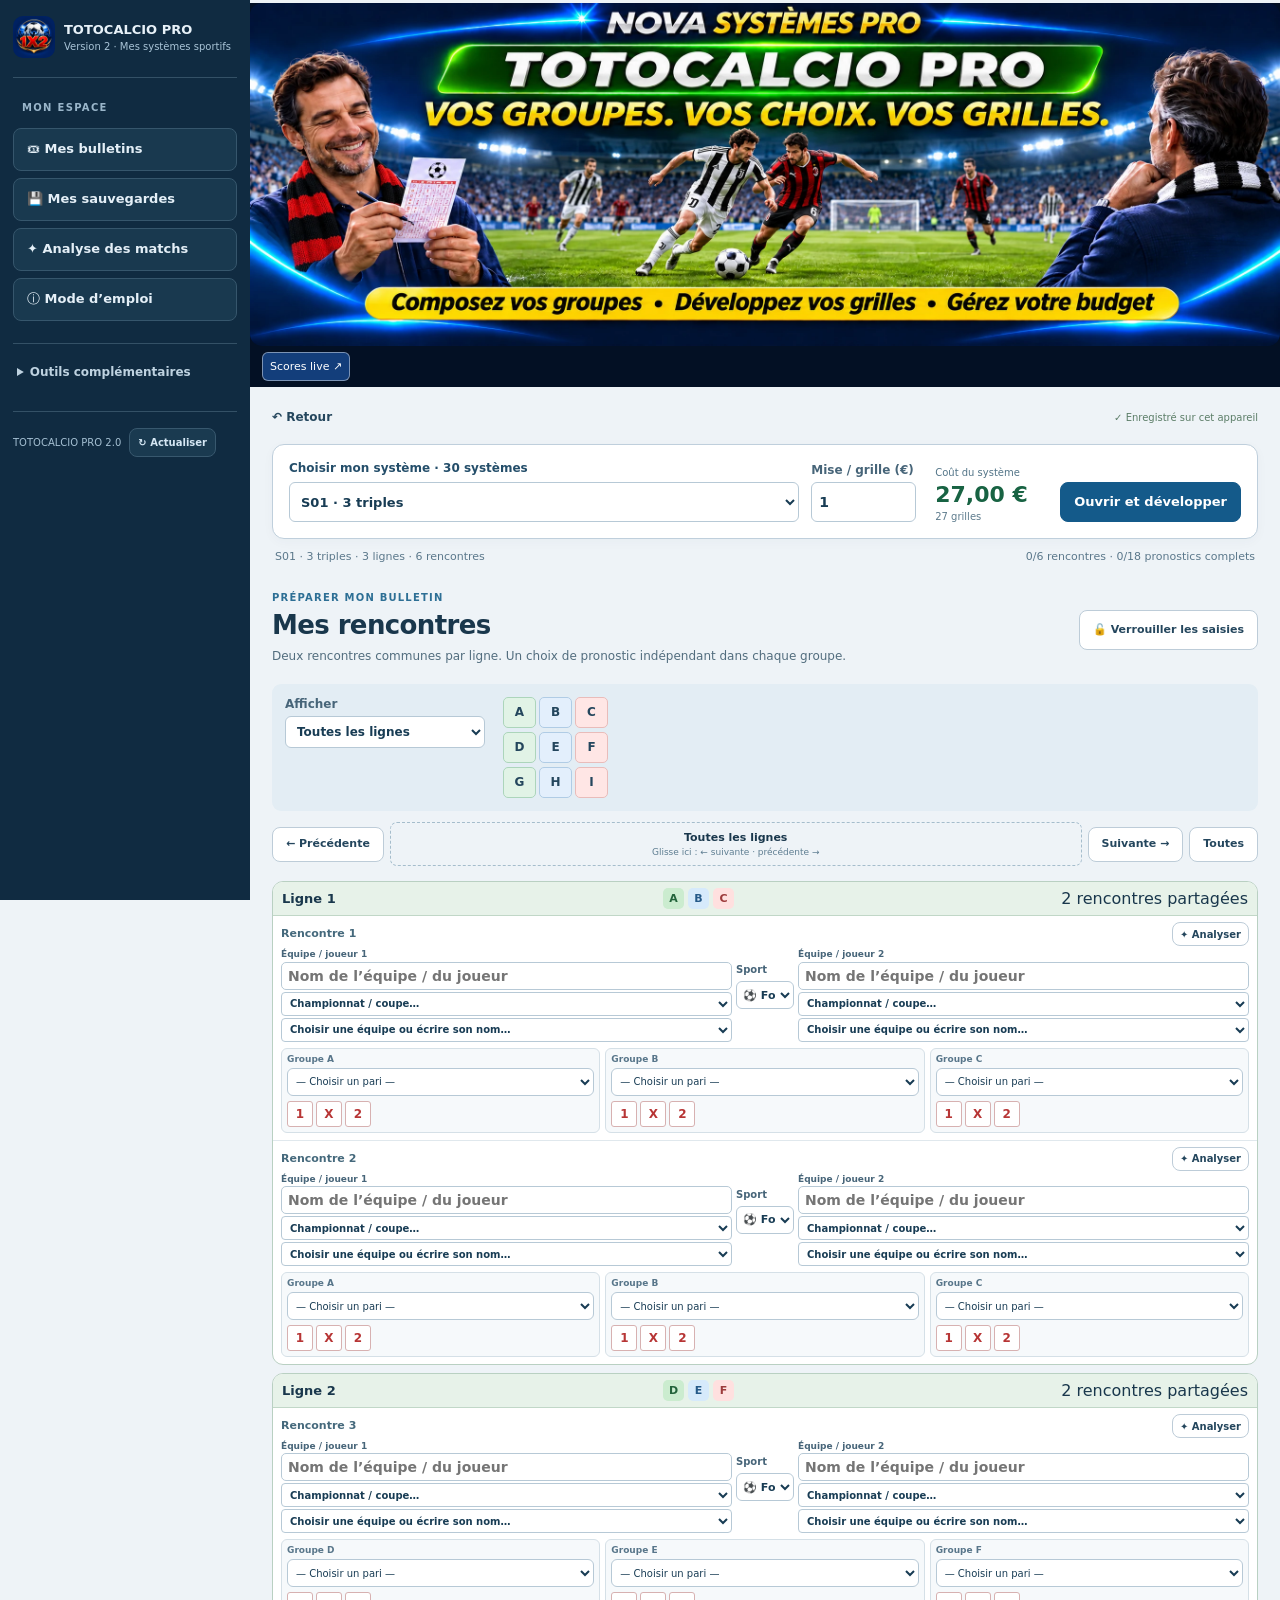
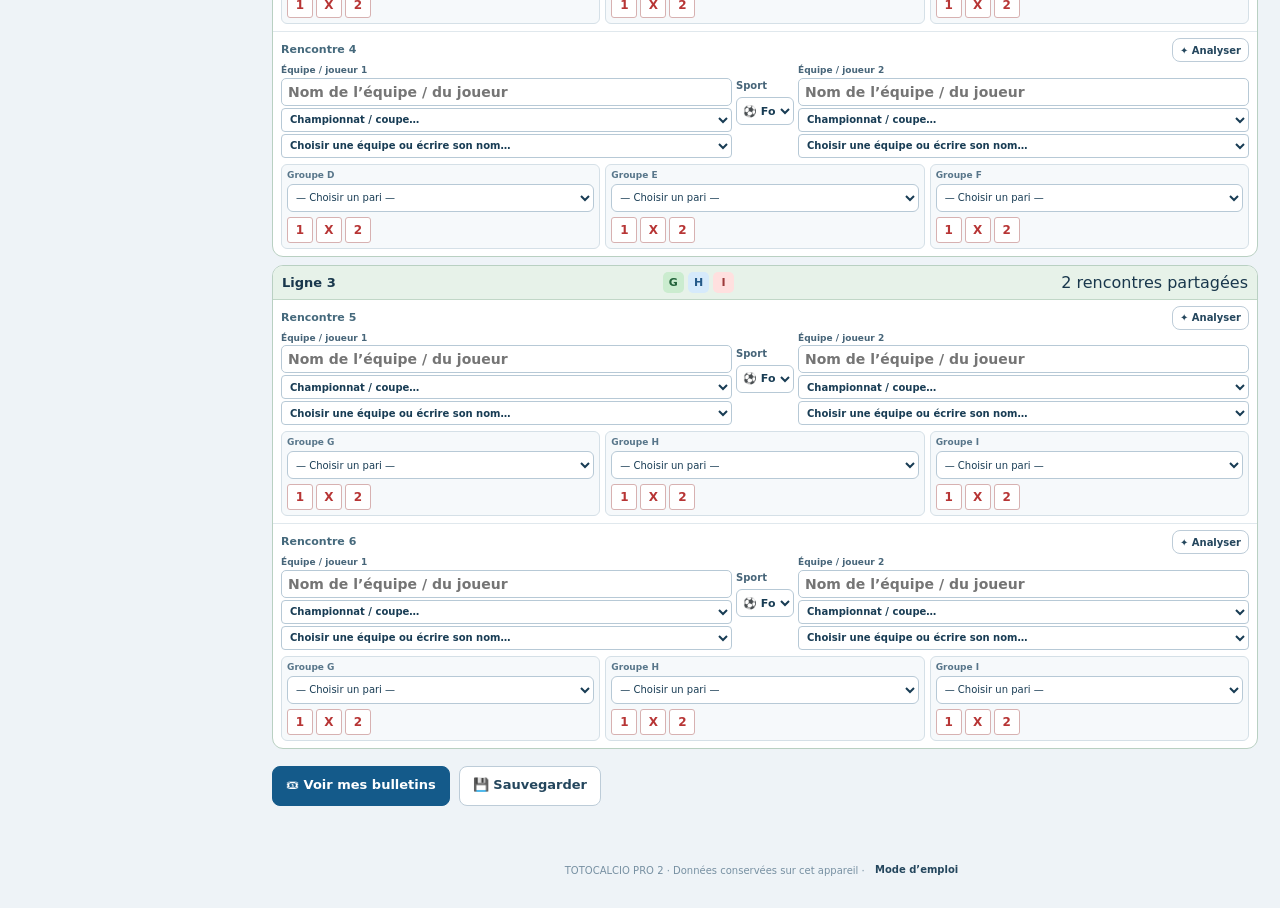
<file: index.html>
<!doctype html>
<html lang="fr">
<head>
<meta charset="utf-8">
<meta name="viewport" content="width=device-width, initial-scale=1">
<title>TOTOCALCIO PRO</title>
<meta http-equiv="refresh" content="0; url=./totocalcio.html">
<script>window.location.replace('./totocalcio.html'+window.location.search+window.location.hash);</script>
</head>
<body><p>Ouverture de TOTOCALCIO PRO… <a href="./totocalcio.html">Cliquer ici si nécessaire</a>.</p></body>
</html>
</file>
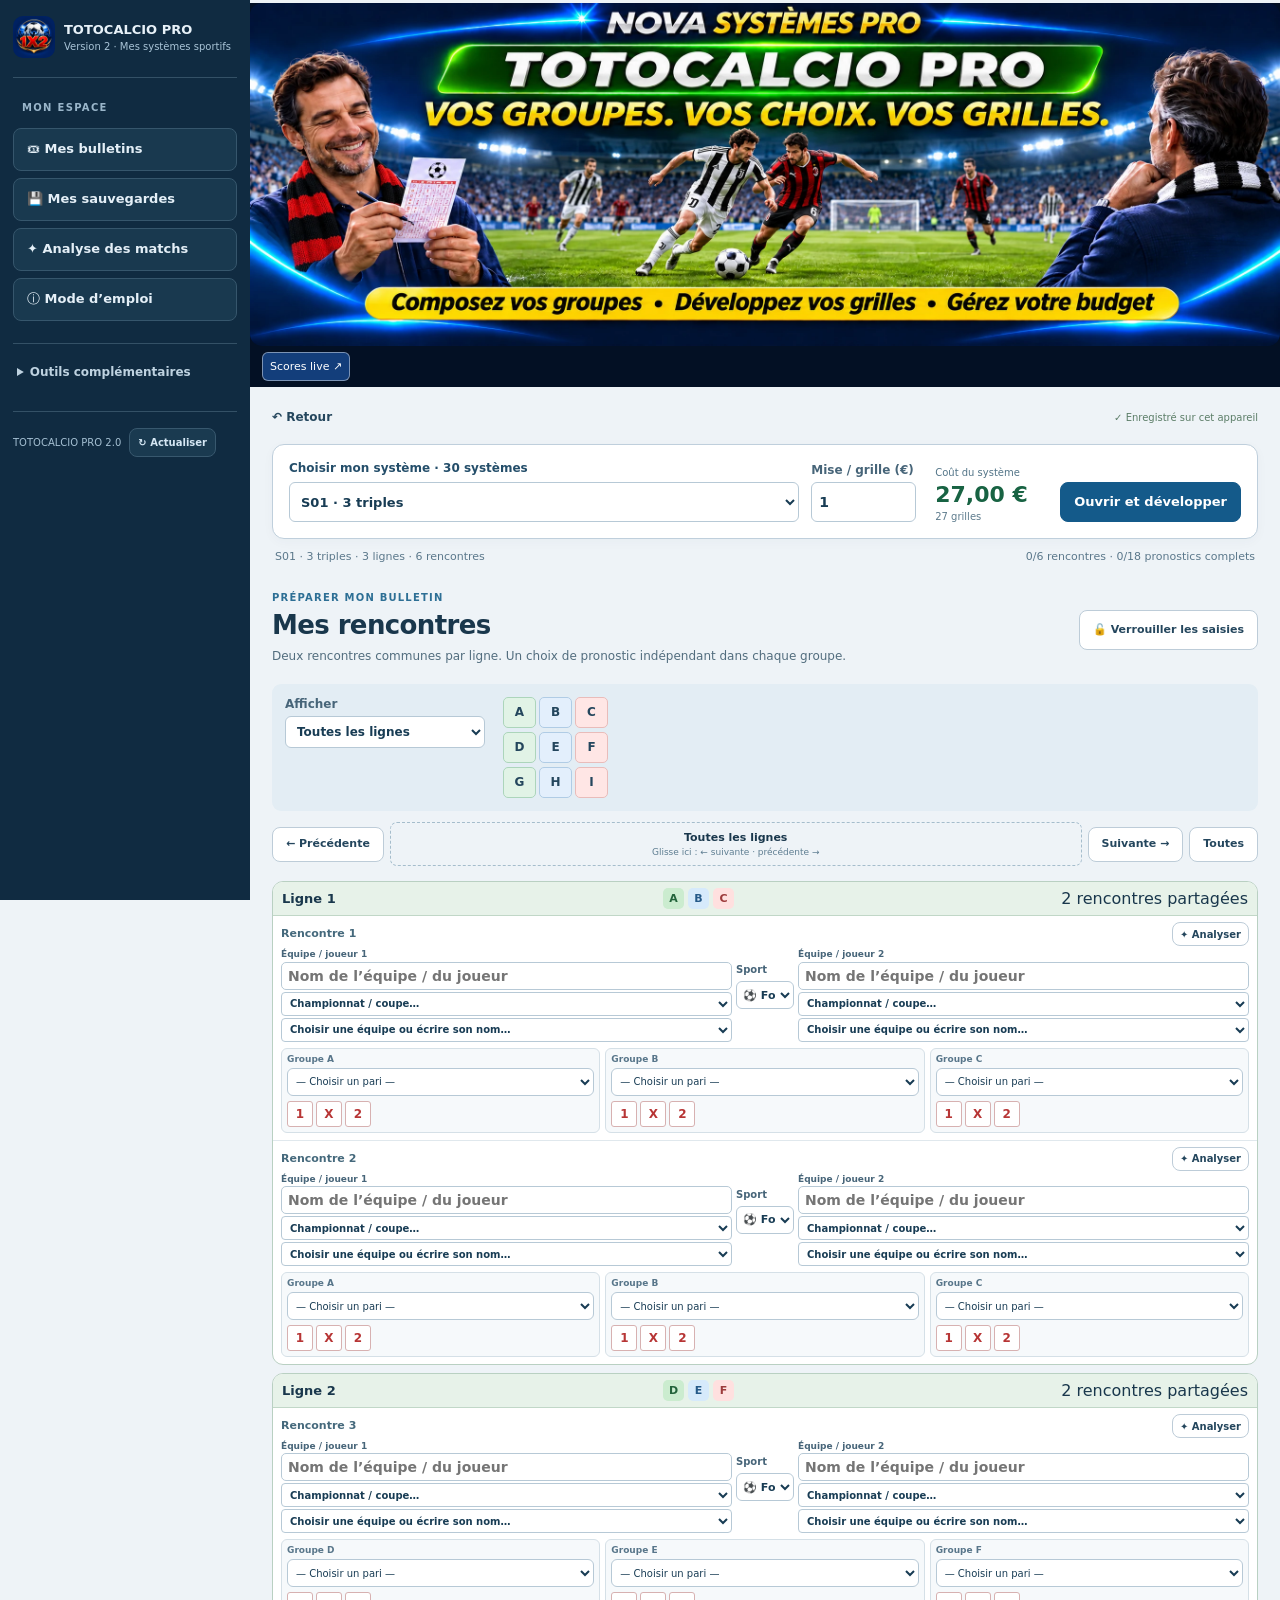
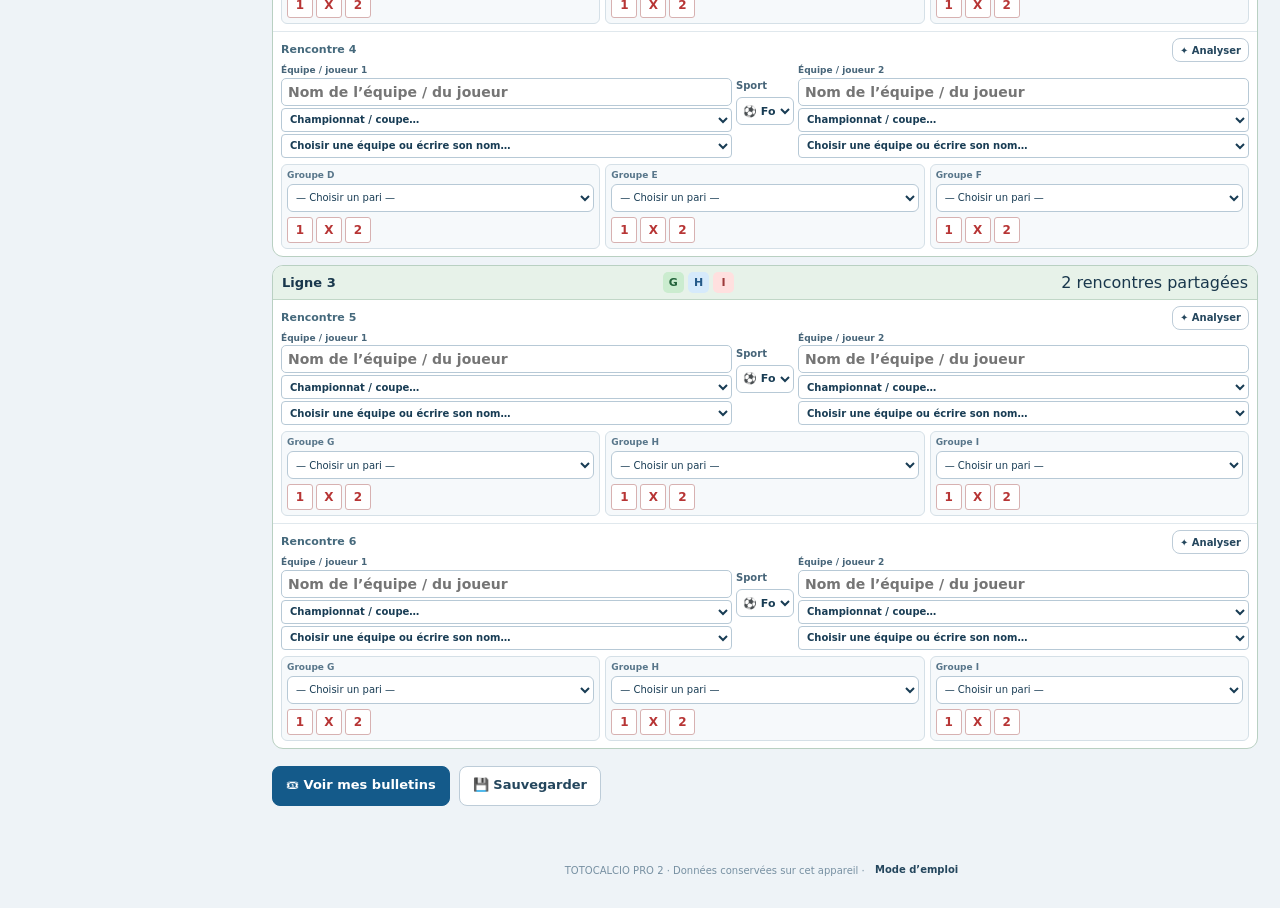
<file: totocalcio.html>
<!doctype html>
<html lang="fr">
<head>
<meta charset="utf-8"><meta name="viewport" content="width=device-width,initial-scale=1"><meta name="theme-color" content="#123d68"><meta name="totocalcio-build" content="20261106-bandeau-foot">
<title>TOTOCALCIO PRO 2 — Mes systèmes et mes bulletins</title>
<link rel="manifest" href="totocalcio.webmanifest"><link rel="icon" href="totocalcio-icons/totocalcio-pro-192.png"><link rel="apple-touch-icon" href="totocalcio-icons/totocalcio-pro-192.png">
<link rel="stylesheet" href="totocalcio-v2.css?v=2.0.8">
<script defer src="totocalcio-v2-data.js?v=2.0.6"></script><script defer src="totocalcio-v2-core.js?v=2.0.6"></script><script defer src="totocalcio-v2-app.js?v=2.0.8"></script>
<style id="totocalcio-banner-style">
.brand-header{display:block;padding:0;background:#031024;border:0}
.brand-header #brand-home{display:block;width:100%;padding:0}
.brand-header .banner-art{display:block;width:100%;max-width:none}
.brand-header .banner-art img{display:block;width:100%;height:auto;aspect-ratio:3/1;object-fit:contain}
.brand-header .score-link{display:inline-block;margin:6px 12px;font-size:11px}
</style>
</head>
<body>
<button id="menu-backdrop" class="menu-backdrop" aria-label="Fermer le menu" hidden></button>
<aside id="sidebar" aria-label="Menu principal">
<div class="side-brand"><img src="totocalcio-icons/totocalcio-pro-192.png" width="42" height="42" alt="Logo TOTOCALCIO"><div><strong>TOTOCALCIO PRO</strong><small>Version 2 · Mes systèmes sportifs</small></div><button id="close-menu" class="icon-button mobile-only" aria-label="Fermer le menu">✕</button></div>
<p class="nav-label">MON ESPACE</p>
<nav id="navigation" aria-label="Navigation principale"><button data-page="tickets">🎟 Mes bulletins</button><button data-page="saves">💾 Mes sauvegardes</button><button data-page="analysis">✦ Analyse des matchs</button><button data-page="help">ⓘ Mode d’emploi</button></nav>
<details class="side-tools"><summary>Outils complémentaires</summary><button id="export-all">Exporter ma sauvegarde complète</button><label class="file-label">Importer une sauvegarde<input id="import-file" type="file" accept=".json,application/json"></label><button id="calendar-tool">📅 Calendrier football</button><button id="reset-work">Remise à zéro du bulletin courant</button><button id="install-app">📲 Installer TOTOCALCIO</button></details>
<div class="side-bottom"><span class="version-tag">TOTOCALCIO PRO 2.0</span><button id="refresh-app">↻ Actualiser</button></div>
</aside>
<div class="app-shell">
<header class="brand-header"><a href="#groups" id="brand-home" aria-label="Revenir à la saisie"><span class="banner-art"><img src="bandeau-foot-juventus-milan.webp" width="2172" height="724" alt="TOTOCALCIO PRO — Juventus face à l’AC Milan. Vos groupes, vos choix, vos grilles."></span></a><a class="score-link" href="https://www.livescore.com/fr/football/live/" target="_blank" rel="noopener noreferrer">Scores live ↗</a></header>
<div class="mobile-navigation"><button id="open-menu" aria-controls="sidebar" aria-expanded="false">☰ Menu</button><button data-page="groups">✏️ Saisie des rencontres</button></div>
<main>
<div class="page-top"><button id="back-button" class="back-button" aria-label="Revenir à la page précédente">↶ Retour</button><span id="autosave-status" role="status">Chargement des données…</span></div>
<section class="system-bar" aria-label="Système de jeu actif"><div class="system-choice"><label for="system-select">Choisir mon système · 30 systèmes</label><select id="system-select"></select></div><label class="small-field" id="doubles-field" hidden>Doubles<select id="doubles-select"></select></label><label class="small-field" id="budget-field" hidden>Budget de grilles<input id="budget-input" type="number" min="1" max="100000" step="1"></label><label class="small-field">Mise / grille (€)<input id="stake-input" type="number" min="0" max="100000" step="0.1" inputmode="decimal"></label><div class="system-cost"><small>Coût du système</small><strong id="system-cost">—</strong><span id="grid-count"></span></div><button class="primary" id="open-system">Ouvrir et développer</button></section>
<div class="context-bar"><span id="system-composition"></span><span id="entry-progress"></span></div>
<div id="notice" class="notice" role="status" hidden></div>
<section id="view-groups" class="page-view"><div class="page-heading"><div><span class="eyebrow">PRÉPARER MON BULLETIN</span><h1>Mes rencontres</h1><p>Deux rencontres communes par ligne. Un choix de pronostic indépendant dans chaque groupe.</p></div><button id="lock-inputs" aria-pressed="false">🔓 Verrouiller les saisies</button></div><div class="entry-toolbar"><label for="line-filter">Afficher<select id="line-filter"></select></label><div id="letter-lines" class="letter-lines" aria-label="Lignes du système"></div></div><div class="touch-lines" id="touch-lines"><button id="previous-line">← Précédente</button><div id="line-swipe"><strong id="line-swipe-title">Toutes les lignes</strong><small>Glisse ici : ← suivante · précédente →</small></div><button id="next-line">Suivante →</button><button id="all-lines">Toutes</button></div><div id="match-lines"></div><div class="page-footer"><button class="primary" data-page="tickets">🎟 Voir mes bulletins</button><button data-page="saves">💾 Sauvegarder</button></div></section>
<section id="view-tickets" class="page-view" hidden></section>
<section id="view-saves" class="page-view" hidden></section>
<section id="view-analysis" class="page-view" hidden></section>
<section id="view-help" class="page-view" hidden></section>
<section id="view-calendar" class="page-view" hidden></section>
<noscript><p>Active JavaScript dans ton navigateur pour utiliser TOTOCALCIO PRO.</p></noscript>
</main><footer class="app-footer">TOTOCALCIO PRO 2 · Données conservées sur cet appareil · <button data-page="help">Mode d’emploi</button></footer>
</div>
<dialog id="app-dialog"><button id="close-dialog" class="dialog-close" aria-label="Fermer la fenêtre">✕ Fermer</button><div id="dialog-content"></div></dialog>
</body></html>
</file>
<file: totocalcio-v2.css>
:root{font-family:Inter,system-ui,-apple-system,"Segoe UI",Arial,sans-serif;color:#19374c;background:#eef3f7;font-synthesis:none;--navy:#102b41;--blue:#145a8a;--orange:#ed852f;--border:#cfdae3;--green:#19804b}*{box-sizing:border-box}body{margin:0}button,input,select,textarea{font:inherit}button,a,input,select,summary,textarea{touch-action:manipulation}button{border:1px solid #bdccd8;border-radius:8px;padding:9px 13px;background:#fff;color:#24465d;cursor:pointer;font-weight:650;font-size:13px;line-height:1.3;min-height:40px}button:hover{background:#e9f2f8;border-color:#86a9c3}button:active:not(:disabled){transform:translateY(1px)}button:disabled{opacity:.42;cursor:default}button.primary{background:var(--blue);border-color:var(--blue);color:white}button.primary:hover{background:#0f4a73}button:focus-visible,a:focus-visible,summary:focus-visible{outline:3px solid #eea85c;outline-offset:3px}input,select,textarea{background:#fff;border:1px solid #b7c9d6;border-radius:6px;color:#183c54;padding:7px;min-width:0;max-width:100%}input:focus,select:focus,textarea:focus{outline:2px solid #77aed1;outline-offset:1px}input:read-only{background:#edf2f5}label{display:block;color:#476579;font-size:12px;font-weight:650}label>input,label>select{display:block;width:100%;margin-top:5px}small{font-size:11px}a{color:var(--blue)}[hidden]{display:none!important}h1,h2,h3,p{margin-top:0}h1{font-size:26px;letter-spacing:-.6px;margin-bottom:7px}h2{font-size:21px;margin-bottom:12px}h3{font-size:16px}p{font-size:13px;line-height:1.65;color:#526d7e}#sidebar{position:fixed;inset:0 auto 0 0;width:250px;background:var(--navy);color:#e7f1f8;padding:16px 13px;overflow:auto;z-index:100}.side-brand{display:flex;align-items:center;gap:9px;padding-bottom:19px;border-bottom:1px solid #345166}.side-brand img{border-radius:10px}.side-brand strong{display:block;font-size:13px}.side-brand small{display:block;font-size:10px;color:#a9c4d7;margin-top:4px}.nav-label{font-size:10px;font-weight:800;color:#9ab6ca;letter-spacing:1.3px;margin:22px 9px 11px}#navigation{display:grid;gap:7px}#navigation button,.side-tools button{background:#19394f;color:#e4eff7;border-color:#36566c;text-align:left;width:100%;min-height:43px}#navigation button.active{background:#eb883b;border-color:#efa86e;color:#142f41;font-weight:800}.side-tools{border-top:1px solid #345166;margin-top:22px;padding-top:14px}.side-tools summary{padding:7px 4px;cursor:pointer;color:#bed2e0;font-size:12px;font-weight:700}.side-tools button{font-size:11px;margin-top:8px}.file-label{margin:12px 3px;color:#bed2e0;font-size:11px}.file-label input{font-size:10px;background:white}.side-bottom{margin-top:25px;border-top:1px solid #345166;padding-top:16px;display:flex;flex-wrap:wrap;align-items:center;gap:8px}.version-tag{color:#a5c0d3;font-size:10px}.side-bottom button{font-size:10px;min-height:29px;padding:5px 8px;background:#1a3a50;color:#d5e7f4;border-color:#38586e}.app-shell{margin-left:250px}.brand-header{display:flex;align-items:center;gap:20px;padding:12px 22px;background:#1e5aa8;color:white;min-height:82px}.brand-header>a:first-child{color:white;text-decoration:none;display:flex;align-items:center;gap:11px}.brand-header img{border-radius:12px}.brand-header strong{display:block;font-size:18px;letter-spacing:.5px}.brand-header span{display:block;font-size:9px;letter-spacing:1.5px;margin-top:3px;color:#d3e8ff}.sports-art{flex:1;text-align:center;font-size:31px;white-space:nowrap;letter-spacing:8px}.sports-art span{display:inline;font-size:inherit;letter-spacing:inherit}.score-link{white-space:nowrap;color:white;font-size:10px;border:1px solid #ffffff70;border-radius:6px;padding:7px;text-decoration:none;background:#133e7b}.mobile-navigation,.mobile-only{display:none}main{max-width:1350px;margin:auto;padding:16px 22px 40px}.page-top{display:flex;align-items:center;justify-content:space-between;margin-bottom:13px;gap:12px}.back-button{border:0;background:transparent;font-size:12px;padding:5px 0;min-height:28px}.page-top>span{font-size:10px;color:#5b7d67;text-align:right}.system-bar{display:flex;align-items:end;gap:12px;flex-wrap:wrap;padding:16px;background:white;border:1px solid #bfcfdc;border-radius:12px;box-shadow:0 3px 12px #193f5a08}.system-choice{flex:1;min-width:240px}.system-choice label{font-size:12px;color:#244e6a;font-weight:800}.system-choice select{width:100%;margin-top:7px;height:40px;font-size:13px;font-weight:650}.small-field{width:105px;flex:0 0 auto}.small-field input,.small-field select{height:40px;font-size:14px}.system-cost{padding:0 7px;min-width:120px}.system-cost small{display:block;color:#537588;font-size:10px}.system-cost strong{display:block;font-size:22px;color:#186343;line-height:1.5}.system-cost>span{display:block;font-size:10px;color:#5d7b8c}.system-bar>button{height:40px}.context-bar{display:flex;justify-content:space-between;flex-wrap:wrap;gap:8px;padding:11px 3px;color:#5b788b;font-size:11px}.notice{background:#e6f2fa;color:#245472;border:1px solid #b0cddf;padding:12px;border-radius:8px;font-size:12px;line-height:1.5;margin:6px 0 15px}.notice.error{background:#fff1ed;color:#8c3325;border-color:#edb6a6}.page-view{margin-top:18px}.page-heading{display:flex;align-items:center;justify-content:space-between;gap:18px;margin-bottom:17px}.page-heading p{font-size:12px;margin:0}.page-heading>button{font-size:11px;white-space:nowrap}.eyebrow{display:block;color:#2d6f95;letter-spacing:1.2px;font-size:10px;font-weight:800;margin-bottom:7px}.entry-toolbar{display:flex;align-items:center;gap:18px;padding:13px;background:#e3edf4;border-radius:9px;margin-bottom:11px}.entry-toolbar>label{width:200px}.letter-lines{display:flex;flex-wrap:wrap;gap:8px}.letter-row{display:flex;gap:3px}.letter-row button{padding:5px 7px;min-height:31px;min-width:28px;font-size:12px;border-radius:5px}.letter-row button[aria-pressed=true]{background:#174e75;color:white;border-color:#174e75}.touch-lines{display:flex;align-items:center;gap:6px;margin:9px 0 15px}.touch-lines button{font-size:11px;min-height:35px}.touch-lines>div{flex:1;text-align:center;padding:8px;border:1px dashed #a5bdcc;border-radius:7px;user-select:none;touch-action:pan-y pinch-zoom}.touch-lines strong{display:block;font-size:11px}.touch-lines small{display:block;color:#5f7e92;font-size:9px;margin-top:3px}.line-card{border:1px solid #b9d0c2;border-radius:11px;margin-bottom:16px;overflow:hidden;background:white}.line-head{display:flex;align-items:center;justify-content:space-between;gap:10px;padding:10px 14px;background:#e7f2e9;border-bottom:1px solid #c1d7c7}.line-head h2{font-size:14px;margin:0}.group-badges{display:flex;gap:4px}.badge{display:inline-flex;align-items:center;justify-content:center;font-size:11px;font-weight:800;min-width:25px;height:25px;padding:2px 6px;border-radius:5px}.badge.green{background:#cbeccf;color:#22633a}.badge.blue{background:#d6eafb;color:#255a89}.badge.red{background:#ffe0df;color:#9d3b3b}.fixture-editor{padding:13px 14px;border-bottom:1px solid #e0e8ed}.fixture-editor:last-child{border-bottom:0}.fixture-heading{display:flex;align-items:center;justify-content:space-between;gap:10px;margin-bottom:9px}.fixture-heading strong{font-size:12px;color:#45697c}.ai-button{font-size:10px;padding:4px 8px;min-height:28px}.fixture-teams{display:grid;grid-template-columns:minmax(0,1fr) 75px minmax(0,1fr);gap:8px;align-items:start}.team-field input.team-input{width:100%;height:31px;min-height:31px;padding:4px 6px;font-size:14px;font-weight:650}.team-field label{font-size:10px;margin-bottom:4px}.team-field select{width:100%;height:28px;font-size:10px;margin-top:4px;padding:3px}.sport-field{padding-top:17px}.sport-field select{width:100%;font-size:19px;height:36px;padding:3px}.sport-field label{font-size:9px;text-align:center;margin:0}.pick-grid{display:grid;gap:8px;margin-top:10px;grid-template-columns:repeat(var(--columns),minmax(0,1fr))}.pick-cell{padding:8px;background:#f6f9fb;border:1px solid #d5e0e7;border-radius:7px;min-width:0}.pick-title{display:flex;align-items:center;gap:5px;font-size:10px;color:#58768a;margin-bottom:5px}.pick-cell select{width:100%;font-size:11px;min-height:32px;padding:5px}.pick-extra input{width:100%;height:31px;font-size:12px;margin-top:5px}.quick-picks{display:flex;gap:4px;margin-top:5px}.quick-picks button{flex:1;min-height:29px;padding:3px;font-size:12px;color:#b73535;border:1px solid #e4b8b5;border-radius:4px}.quick-picks button.selected{background:#cd3a36;color:white;border-color:#cd3a36}.page-footer{display:flex;gap:9px;margin-top:17px}.card{padding:20px;background:white;border:1px solid var(--border);border-radius:11px;margin-bottom:14px}.card>h2{font-size:18px}.action-row{display:flex;align-items:center;gap:8px;flex-wrap:wrap;margin:13px 0}.action-row label{display:flex;align-items:center;gap:7px}.action-row label select{display:inline-block;margin:0;width:auto}.metrics{display:grid;grid-template-columns:repeat(3,minmax(0,1fr));gap:9px;margin:14px 0}.metric{padding:12px;background:#fff;border:1px solid var(--border);border-radius:8px}.metric small{display:block;font-size:10px;color:#658295;margin-bottom:6px}.metric strong{font-size:14px}.recap{margin:14px 0;padding:12px;border:1px solid var(--border);border-radius:9px;background:white}.recap summary{font-size:13px;font-weight:750;cursor:pointer;color:#234c66}.table-scroll{overflow-x:auto;max-width:100%;margin-top:11px}.data-table{width:100%;min-width:540px;border-collapse:collapse;font-size:12px}.data-table th{background:#eaf2f7;text-align:left;padding:9px;border-bottom:2px solid #b9cedc}.data-table td{padding:10px 9px;border-bottom:1px solid #dce5eb;vertical-align:top;line-height:1.5}.data-table small{display:block;color:#688599;font-size:10px}.prono-pill{display:block;margin:2px 0;font-size:11px;color:#28613b;font-weight:650}.pager{display:flex;gap:9px;align-items:center;flex-wrap:wrap;padding:12px 0}.pager input{width:73px;font-size:15px}.pager span{font-size:12px}.mode-button[aria-pressed=true]{background:#e58b42;border-color:#e5a16b;color:#1d384b}.recopy-list{padding:0;list-style:none;counter-reset:recopy}.recopy-item{position:relative;counter-increment:recopy;background:#fff;border:1px solid #cbd9e3;border-radius:9px;padding:13px 14px 11px 44px;margin-bottom:9px}.recopy-item:before{content:counter(recopy);position:absolute;left:12px;top:14px;font-size:11px;font-weight:800;background:#e7f0f6;color:#3b6984;border-radius:5px;min-width:22px;line-height:23px;text-align:center}.recopy-item.done{border-color:#8bb79b;background:#f5fbf6}.recopy-item>small{display:block;color:#648193;font-size:10px}.recopy-teams{display:block;font-size:16px;line-height:1.45;margin:7px 0}.recopy-market{font-weight:750;font-size:14px;color:#245e3b;background:#e8f4ea;border-radius:6px;padding:8px 10px}.recopy-controls{display:flex;align-items:center;gap:10px;margin-top:9px;flex-wrap:wrap}.recopy-controls label{display:flex;align-items:center;font-size:11px;gap:6px;margin:0}.recopy-controls input{width:20px;height:20px;accent-color:#238348}.recopy-controls button{min-height:30px;font-size:10px;padding:4px 9px}.saved-list{display:grid;gap:11px}.save-card{padding:15px;background:white;border:1px solid var(--border);border-radius:9px}.save-card h3{margin-bottom:6px;font-size:15px}.save-card p{font-size:11px;margin-bottom:10px}.save-actions{display:flex;gap:6px;flex-wrap:wrap}.save-actions button{font-size:11px;min-height:32px;padding:6px 10px}.save-form{display:flex;gap:9px;align-items:end;margin:13px 0}.save-form label{flex:1}.save-form input{height:38px}.form-grid{display:grid;gap:12px;grid-template-columns:repeat(2,minmax(0,1fr))}.field-wide{grid-column:1/-1}.help-grid{display:grid;grid-template-columns:repeat(2,minmax(0,1fr));gap:12px}.help-grid article{padding:17px;background:white;border:1px solid var(--border);border-radius:10px}.help-number{display:inline-flex;align-items:center;justify-content:center;width:28px;height:28px;background:#e2eef6;border-radius:8px;color:#25658c;font-weight:800;margin-bottom:10px}.help-grid p{font-size:12px}.help-details{padding:13px 0;border-top:1px solid var(--border)}.help-details summary{cursor:pointer;font-size:13px;font-weight:700}.analysis-card{display:flex;align-items:center;justify-content:space-between;gap:12px;padding:13px;border:1px solid var(--border);border-radius:8px;background:#fff;margin:9px 0}.analysis-card strong{display:block;font-size:13px}.analysis-card small{color:#678295}.analysis-card button{font-size:11px;white-space:nowrap}.app-footer{text-align:center;padding:12px 15px 26px;font-size:10px;color:#7790a2}.app-footer button{font-size:10px;border:0;background:transparent;min-height:24px;padding:3px 7px}dialog{max-width:min(680px,95vw);max-height:90dvh;overflow:auto;border:1px solid #a5becf;border-radius:13px;padding:21px;color:#1c4059;background:#f9fbfd;box-shadow:0 15px 60px #0b243c44}dialog::backdrop{background:#092437a6}.dialog-close{float:right;font-size:11px;min-height:30px;margin-bottom:15px}#dialog-content{clear:both}dialog input,dialog select,dialog textarea{width:100%}dialog textarea{font-size:13px;min-height:170px;margin:10px 0}dialog h2{font-size:21px}dialog p{font-size:12px}dialog .action-row button{width:auto}.menu-backdrop{display:none}.empty-state{padding:28px;border:1px dashed #b1c7d6;border-radius:10px;text-align:center;background:#fff}.muted{color:#728b9e;font-size:11px}.coverage-note{font-size:11px;color:#5d7d91;line-height:1.6}.save-warning{color:#9b4734!important}button.danger{color:#a84132;border-color:#ddb4a8}
@media(max-width:1100px){.brand-header strong{font-size:15px}.sports-art{font-size:26px;letter-spacing:4px}.brand-header{gap:13px;padding:12px 16px}main{padding:14px}.system-choice{min-width:100%;flex:auto}.system-bar{gap:10px}.system-cost{margin-left:auto}.help-grid{grid-template-columns:1fr}}
@media(max-width:850px){#sidebar{transform:translateX(-105%);transition:transform .2s ease;width:min(300px,86vw);z-index:301}body.menu-open #sidebar{transform:translateX(0)}body.menu-open .menu-backdrop:not([hidden]){display:block;position:fixed;inset:0;z-index:300;border:0;border-radius:0;background:#00172688;width:100%;height:100dvh}.app-shell{margin-left:0}.mobile-only{display:block}.side-brand{position:sticky;top:-16px;background:var(--navy);z-index:3;padding-top:16px}.side-brand .icon-button{margin-left:auto;background:#e8f1f8;color:#234961;border:0;min-height:40px;padding:7px 10px}.mobile-navigation{position:sticky;top:0;z-index:50;display:flex;align-items:center;justify-content:space-between;gap:9px;padding:7px 12px;border-bottom:1px solid #c7d7e3;background:#f2f7fa}.mobile-navigation button{font-size:11px;min-height:37px;padding:7px 11px}.mobile-navigation button:first-child{background:#153f5f;color:white;border-color:#153f5f}#sidebar button{min-height:44px}.brand-header{min-height:72px;padding:10px 12px;gap:10px}.brand-header img{width:43px;height:43px}.brand-header strong{font-size:14px}.brand-header span{font-size:8px;letter-spacing:1px}.sports-art{font-size:24px;letter-spacing:1px}.score-link{font-size:9px;padding:5px}.page-heading{align-items:start}.page-heading>button{font-size:10px;padding:7px;min-height:35px}.page-heading h1{font-size:23px}.page-heading p{max-width:360px}.entry-toolbar{align-items:start;gap:10px}.entry-toolbar>label{width:150px;flex:0 0 auto}.letter-row button{min-height:34px}.pick-cell select{font-size:12px;min-height:36px}.quick-picks button{min-height:36px}.fixture-teams .sport-field select{height:39px}.metrics{grid-template-columns:repeat(2,minmax(0,1fr))}.pager button{min-height:44px}.recopy-controls button{min-height:39px}.recopy-controls label{min-height:36px}input,select,textarea{font-size:16px}.system-choice select{font-size:13px}.team-field input.team-input{height:32px;min-height:32px}.side-bottom button{min-height:30px!important}.save-actions button{min-height:39px}.analysis-card{align-items:start}.analysis-card strong{font-size:12px}.app-footer{padding-bottom:18px}}
@media(max-width:520px){main{padding:12px 9px 25px}.brand-header strong{font-size:12px}.brand-header span{font-size:7px}.brand-header>a:first-child{gap:7px}.sports-art{font-size:21px;flex:1}.sports-art span{display:none}.score-link{font-size:8px;padding:4px}.system-bar{padding:12px;gap:9px}.small-field{width:94px}.small-field input,.small-field select{height:36px;font-size:14px}.system-cost{min-width:95px;padding:0}.system-cost strong{font-size:19px}.system-bar>button{width:100%;font-size:12px}.context-bar{font-size:10px}.page-heading{gap:8px}.page-heading p{font-size:11px}.entry-toolbar{flex-direction:column;padding:10px}.entry-toolbar>label{width:100%;display:flex;align-items:center;gap:10px}.entry-toolbar select{flex:1;margin:0;min-height:34px;font-size:13px}.letter-lines{width:100%;display:grid;grid-template-columns:repeat(2,minmax(0,1fr))}.letter-row{justify-content:center}.letter-row button{flex:1}.touch-lines{gap:4px}.touch-lines button{padding:5px 7px;font-size:10px;min-height:35px}.touch-lines small{font-size:8px}.line-head{padding:9px 10px}.fixture-editor{padding:11px 9px}.fixture-teams{grid-template-columns:minmax(0,1fr) 59px minmax(0,1fr);gap:5px}.team-field input.team-input{font-size:13px;padding:3px 4px}.team-field select{font-size:10px;height:28px;padding:2px}.sport-field select{font-size:18px}.pick-grid{gap:5px}.pick-cell{padding:6px 4px}.pick-title{font-size:9px}.badge{min-width:22px;height:22px;font-size:10px}.pick-cell select{font-size:10px;min-height:34px;padding:3px}.quick-picks{gap:3px}.quick-picks button{min-height:34px}.pick-extra input{font-size:12px;padding:4px}.card{padding:14px}.recopy-item{padding:12px 11px 9px 39px}.recopy-teams{font-size:15px}.recopy-market{font-size:13px}.save-form{flex-direction:column;align-items:stretch}.form-grid{grid-template-columns:1fr}.save-form button{min-height:39px}}
@media(prefers-reduced-motion:reduce){*,*::before,*::after{scroll-behavior:auto!important;transition:none!important}}
@media print{#sidebar,.brand-header,.mobile-navigation,.page-top,.system-bar,.context-bar,.app-footer,.action-row,.pager,.page-footer,.recopy-controls,.side-tools,button{display:none!important}.app-shell{margin:0}body{background:white}.page-view:not([hidden]){display:block}.card,.recopy-item{box-shadow:none;break-inside:avoid}.table-scroll{overflow:visible}.data-table{min-width:0;font-size:10px}main{padding:0;max-width:none}}

.letter-lines{display:grid;grid-template-columns:1fr;gap:4px;max-width:220px}.letter-row button{flex:1}.entry-toolbar{align-items:start}.analysis-card{display:block}.analysis-card label{margin-top:12px}.analysis-card textarea{display:block;width:100%;margin-top:6px}.sport-field select{width:100%}.recopy-controls input[type=checkbox]{width:auto;display:inline-block}.pager input{width:80px}.help-grid article{min-width:0}@media(max-width:520px){.letter-lines{grid-template-columns:1fr;max-width:220px}.sport-field select{font-size:10px;padding:2px;white-space:normal}.analysis-card h2{font-size:16px}}

.letter-lines{max-height:144px;overflow-y:auto;min-width:110px;padding-right:5px}.letter-row .green{background:#e1f3e6;border-color:#acd5bb}.letter-row .blue{background:#e3effc;border-color:#b0cce5}.letter-row .red{background:#ffe6e5;border-color:#e9bcba}.letter-row button[aria-pressed=true]{background:#174e75;color:#fff}@media(max-width:520px){.letter-lines{max-height:148px;min-width:130px}}

/* Coloration du groupe après validation des deux équipes. */
.pick-cell.group-ready.group-green{background:#d9f2df;border-color:#74bb86}
.pick-cell.group-ready.group-blue{background:#dcecff;border-color:#79a9dd}
.pick-cell.group-ready.group-red{background:#ffe2e0;border-color:#db8984}
.pick-cell.group-ready .pick-title{color:#1c3545;font-weight:800}
.pick-cell.group-ready select{background:#fff;color:#182c3c}

/* Équipes validées : couleurs des groupes de leur ligne commune. */
.team-field input.team-input.team-validated{background:linear-gradient(105deg,#d9f2df 0%,#d9f2df 32%,#dcecff 35%,#dcecff 65%,#ffe2e0 68%,#ffe2e0 100%);border:2px solid #6e9d95;color:#173449;font-weight:800;opacity:1}
.team-field input.team-input.team-validated:focus{outline:2px solid #236c92;outline-offset:1px}

/* Saisie des rencontres compacte — ordinateur et mobile. */
.line-card{margin-bottom:9px}
.line-head{padding:6px 10px;gap:6px}
.line-head .badge{min-height:21px;height:21px;min-width:21px}
.fixture-editor{padding:7px 9px 8px}
.fixture-heading{margin-bottom:4px;gap:5px}
.fixture-heading button{min-height:25px;padding:3px 7px}
.fixture-teams{gap:5px;align-items:start}
.team-field{min-width:0;display:flex;flex-direction:column;gap:3px;margin:0}
.team-field>span{font-size:10px;line-height:1.1;margin:0}
.team-field input.team-input{height:29px;min-height:29px;padding:3px 6px;margin:0;line-height:1.15}
.team-field select{height:25px;min-height:25px;margin:0;padding:2px 4px;line-height:1.1}
.sport-field{padding-top:13px;margin:0;min-width:0}
.sport-field>span{font-size:10px}
.sport-field select{height:30px;min-height:30px;padding:2px}
.pick-grid{margin-top:6px;gap:5px}
.pick-cell{padding:5px 6px}
.pick-title{margin-bottom:3px}
@media(max-width:520px){.line-card{margin-bottom:7px}.line-head{padding:5px 7px}.line-head>span{font-size:9px}.fixture-editor{padding:6px 6px 7px}.fixture-heading{margin-bottom:3px}.fixture-teams{grid-template-columns:minmax(0,1fr) 52px minmax(0,1fr);gap:4px}.team-field{gap:2px}.team-field>span{font-size:9px}.team-field input.team-input{height:28px;min-height:28px;padding:2px 4px}.team-field select{height:24px;min-height:24px;font-size:10px;padding:1px 2px}.sport-field{padding-top:12px}.sport-field select{height:29px;min-height:29px;font-size:11px}.pick-grid{margin-top:5px;gap:4px}.pick-cell{padding:5px 4px}}

/* TOTOCALCIO 2.0.5 — saisie dense et boutons 1X2 carrés */
.line-card{margin-bottom:8px}
.line-head{padding:6px 9px;gap:6px}
.line-head h2{font-size:13px}
.fixture-editor{padding:6px 8px 7px}
.fixture-heading{margin-bottom:4px;gap:6px}
.fixture-heading strong{font-size:11px;line-height:1.1}
.fixture-heading button{min-height:24px;padding:2px 7px;font-size:10px}
.fixture-teams{grid-template-columns:minmax(0,1fr) 58px minmax(0,1fr);gap:4px;align-items:start}
.team-field{display:flex;flex-direction:column;gap:2px;min-width:0;margin:0}
.team-field>span{font-size:9px;line-height:1.05;margin:0}
.team-field input.team-input{width:100%;height:28px;min-height:28px;padding:3px 6px;border-radius:5px;margin:0}
.team-field select{width:100%;height:24px;min-height:24px;padding:1px 4px;font-size:10px;margin:0;border-radius:4px;text-overflow:ellipsis;white-space:nowrap}
.sport-field{padding-top:12px;min-width:0;margin:0}
.sport-field select{width:100%;height:28px;min-height:28px;padding:1px 2px;font-size:11px}
.pick-grid{gap:5px;margin-top:6px}
.pick-cell{padding:5px;border-radius:6px}
.pick-title{font-size:9px;margin-bottom:4px}
.pick-cell select{width:100%;height:28px;min-height:28px;padding:2px 4px;font-size:10px}
.quick-picks{display:flex;gap:4px;margin-top:5px;justify-content:flex-start}
.quick-picks button{flex:0 1 34px;width:34px;max-width:34px;aspect-ratio:1;height:34px;min-height:34px;padding:0;border-radius:3px;background:#fff;color:#b73535;border:1px solid #d7b1b1;font-size:14px;font-weight:800;line-height:1}
.quick-picks button.selected,.quick-picks button.selected:hover{background:#c92121;color:#fff;border-color:#c92121}
@media(max-width:520px){
.fixture-editor{padding:5px 6px 6px}
.fixture-teams{grid-template-columns:minmax(0,1fr) 52px minmax(0,1fr);gap:3px}
.team-field>span{font-size:8px}
.team-field input.team-input{height:26px;min-height:26px;padding:2px 5px}
.team-field select{height:22px;min-height:22px;font-size:9px;padding:1px 3px}
.sport-field{padding-top:12px}
.sport-field select{height:26px;min-height:26px;font-size:10px}
.pick-cell{padding:4px}
.pick-cell select{height:26px;min-height:26px;font-size:9px}
.quick-picks{gap:3px}
.quick-picks button{flex-basis:30px;width:30px;max-width:30px;height:30px;min-height:30px;font-size:13px}
}


/* Grille par grille : blocs de recopie compacts. */
#view-tickets .recopy-list{margin:8px 0 0}
#view-tickets .recopy-item{padding:7px 9px 7px 34px;margin-bottom:5px;border-radius:6px;display:grid;grid-template-columns:minmax(0,1fr) auto;column-gap:10px;row-gap:3px}
#view-tickets .recopy-item:before{left:7px;top:8px;min-width:20px;line-height:20px;font-size:10px}
#view-tickets .recopy-item>small{grid-column:1/-1;font-size:10px;line-height:1.2}
#view-tickets .recopy-teams{grid-column:1;min-width:0;margin:0;font-size:14px;line-height:1.3;overflow-wrap:anywhere}
#view-tickets .recopy-market{grid-column:1;min-width:0;padding:4px 7px;border-radius:4px;font-size:12px;line-height:1.3;overflow-wrap:anywhere}
#view-tickets .recopy-controls{grid-column:2;grid-row:2/4;align-self:center;display:flex;flex-direction:column;align-items:flex-start;gap:2px;margin:0}
#view-tickets .recopy-controls button{min-height:30px;padding:3px 7px;font-size:10px}
#view-tickets .recopy-controls label{min-height:28px;gap:5px;font-size:10px;line-height:1.2}
#view-tickets .recopy-controls input[type=checkbox]{width:17px;height:17px;margin:0}
@media(max-width:520px){
#view-tickets .recopy-item{grid-template-columns:minmax(0,1fr);padding:6px 7px 5px 31px;row-gap:3px}
#view-tickets .recopy-item:before{left:5px;top:7px}
#view-tickets .recopy-teams{font-size:13px}
#view-tickets .recopy-market{padding:3px 6px}
#view-tickets .recopy-controls{grid-column:1;grid-row:auto;flex-direction:row;align-items:center;justify-content:space-between;flex-wrap:wrap;column-gap:7px;row-gap:0;width:100%}
#view-tickets .recopy-controls button{min-height:30px;font-size:9px;padding:3px 5px}
#view-tickets .recopy-controls label{min-height:30px}
}
@media print{#view-tickets .recopy-controls{display:none!important}}

/* Noms complets et choix compacts, sans débordement des colonnes. */
.fixture-teams>*{min-width:0;max-width:100%}
.team-field input.team-input{font-size:14px}
.team-field>.team-full-name{font-size:12px;line-height:1.3;font-weight:650;white-space:normal;overflow-wrap:anywhere}
.team-full-name[hidden]{display:none}
.pick-grid{min-width:0}
.pick-cell select{min-width:0;max-width:100%}
.quick-picks{min-width:0;gap:3px}
.quick-picks button{flex:0 1 26px;width:26px;max-width:26px;min-width:0;height:26px;min-height:26px;font-size:12px}
#view-tickets .recopy-teams{white-space:normal;overflow-wrap:anywhere}
@media(max-width:520px){
.fixture-teams{grid-template-columns:minmax(0,1fr) minmax(0,1fr);gap:5px}
.fixture-teams>.sport-field{grid-column:1/-1;grid-row:1;padding-top:0;display:flex;align-items:center;gap:6px}
.fixture-teams>.sport-field select{width:110px}
.quick-picks{gap:2px}
.quick-picks button{flex-basis:24px;width:24px;max-width:24px;height:24px;min-height:24px}
}
</file>
